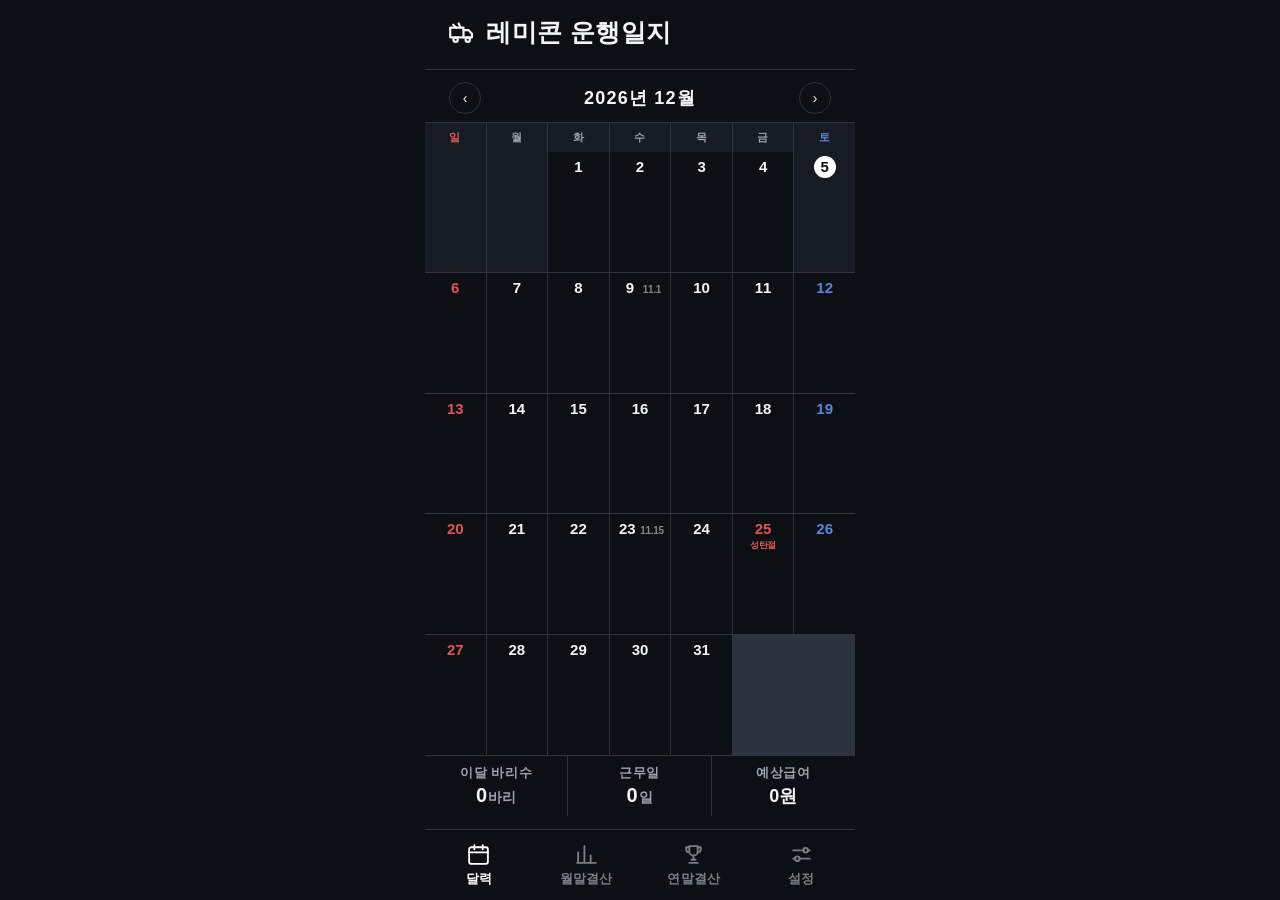
<file: index.html>
<!DOCTYPE html>
<html lang="ko">
<head>
<meta charset="UTF-8">
<meta name="viewport" content="width=device-width, initial-scale=1.0, minimum-scale=1.0, maximum-scale=1.0, user-scalable=no">
<meta name="apple-mobile-web-app-capable" content="yes">
<meta name="apple-mobile-web-app-status-bar-style" content="black-translucent">
<meta name="apple-mobile-web-app-title" content="운행일지">
<title>🚛 레미콘 운행일지</title>
<link rel="stylesheet" href="css/style.css?v=18">
<link rel="manifest" href="manifest.json">
</head>
<body>
<div class="app">
  <div id="ptr-indicator" class="ptr-indicator">
    <span class="ptr-icon">🔄</span>
    <span class="ptr-text">당겨서 새로고침</span>
  </div>
  <div class="hdr">
    <div>
      <div class="hdr-t"><svg class="hdr-ic" viewBox="0 0 24 24" fill="none" stroke="currentColor" stroke-width="1.8" stroke-linecap="round" stroke-linejoin="round"><path d="M1 8h11v8H1z"/><path d="M12 10h4l3 3v3h-7"/><circle cx="5.5" cy="18" r="1.8"/><circle cx="15.5" cy="18" r="1.8"/><path d="M3.5 5.5 6 8M8 4.5 9.5 8"/></svg>레미콘 운행일지</div>
      <div class="hdr-s" id="hS"></div>
    </div>
  </div>
  <div class="content" id="mc"></div>
  <nav class="nav">
    <button class="nb on" id="nbCalendar" onclick="go('calendar')"><span class="ni"><svg viewBox="0 0 24 24" fill="none" stroke="currentColor" stroke-width="1.8" stroke-linecap="round" stroke-linejoin="round"><rect x="3" y="5" width="18" height="16" rx="2"/><path d="M3 10h18M8 3v4M16 3v4"/></svg></span>달력</button>
    <button class="nb" id="nbStats" onclick="go('stats')"><span class="ni"><svg viewBox="0 0 24 24" fill="none" stroke="currentColor" stroke-width="1.8" stroke-linecap="round" stroke-linejoin="round"><path d="M4 20V10M10 20V4M16 20v-7M21 20H3"/></svg></span>월말결산</button>
    <button class="nb" id="nbAnnual" onclick="go('annual')"><span class="ni"><svg viewBox="0 0 24 24" fill="none" stroke="currentColor" stroke-width="1.8" stroke-linecap="round" stroke-linejoin="round"><path d="M8 4h8v5a4 4 0 0 1-8 0z"/><path d="M8 5H5v2a3 3 0 0 0 3 3M16 5h3v2a3 3 0 0 1-3 3M12 13v4M8 20h8M10 17h4"/></svg></span>연말결산</button>
    <button class="nb" id="nbConfig" onclick="go('config')"><span class="ni"><svg viewBox="0 0 24 24" fill="none" stroke="currentColor" stroke-width="1.8" stroke-linecap="round" stroke-linejoin="round"><path d="M4 8h10M18 8h2M4 16h2M10 16h10"/><circle cx="16" cy="8" r="2.2"/><circle cx="8" cy="16" r="2.2"/></svg></span>설정</button>
  </nav>
</div>
<script src="js/kcal.js?v=1"></script>
<script src="js/app.js?v=24"></script>
<script>
if('serviceWorker' in navigator) {
  navigator.serviceWorker.register('./sw.js').then(function(reg) {
    /* 새 버전을 다 받아두면 하단에 띠를 띄운다.
       controller 가 있다는 건 이미 쓰던 앱이 있다는 뜻 — 최초 설치는 제외된다.
       자동 새로고침은 하지 않는다 (기록 쓰던 중이면 입력이 날아간다) */
    reg.addEventListener('updatefound', function() {
      var sw = reg.installing;
      if (!sw) return;
      sw.addEventListener('statechange', function() {
        if (sw.state === 'installed' && navigator.serviceWorker.controller) {
          if (window.showUpdateBar) window.showUpdateBar();
        }
      });
    });
  }).catch(function(){});
}
</script>
</body>
</html>
</file>
<file: css/style.css>
/* ── 리셋 ── */
*{box-sizing:border-box;margin:0;padding:0}

/* ── D-DIN 폰트 (SpaceX 서체 대안: Inter) ── */
@import url('https://fonts.googleapis.com/css2?family=Inter:wght@400;700&display=swap');

/* ── 디자인 토큰 (SpaceX 팔레트) ── */
:root{
  /* Surface — 순수 블랙 대신 층이 보이는 다크 그레이 */
  --canvas-night:#0c0f14;
  --canvas-night-soft:#171c24;
  --canvas-light:#ffffff;
  --canvas-cool:#f4f5f7;

  /* Hairline */
  --hairline-dark:#2c333e;
  --hairline-light:#e3e6ea;

  /* Text */
  --on-primary:#f2f5f8;
  --on-primary-mute:#c3cad4;
  --ink:#000000;
  --ink-mute:#5a5a5f;

  /* Spacing */
  --sp-xxs:4px;
  --sp-xs:8px;
  --sp-sm:12px;
  --sp-md:16px;
  --sp-lg:18px;
  --sp-xl:24px;
  --sp-xxl:32px;
  --sp-huge:48px;

  /* Radius */
  --r-xs:4px;
  --r-sm:8px;
  --r-md:16px;
  --r-pill:32px;

  /* Theme alias — 기존 --th-* 참조 코드와 호환 */
  --th-primary:#0c0f14;
  --th-primary-dark:#171c24;
  --th-accent:#ffffff;
  --th-bg:#0c0f14;
  --th-bg2:#171c24;
  --th-border:#2c333e;
  --th-text:#f2f5f8;
  --th-muted:#9aa3b0;
  --th-nav-active:#ffffff;
  --th-btn-save:#ffffff;

  /* 달력 날짜 색 — 일요일·공휴일 / 토요일 / 음력·절기 / 등록 기념일 */
  --th-holiday:#e05555;
  --th-sat:#5588dd;
  --th-lunar:#7d8794;
  --th-event:#e8a33d;

  /* Badges - Dark Mode (Default) — 대비 강화 */
  --badge-fuel-bg: rgba(52, 211, 153, 0.22);
  --badge-fuel-text: #52e5ae;
  --badge-ot-bg: rgba(167, 139, 250, 0.24);
  --badge-ot-text: #c4b0fc;
  --badge-toll-bg: rgba(96, 165, 250, 0.24);
  --badge-toll-text: #8fc0ff;
  --badge-ww-bg: rgba(16, 185, 129, 0.24);
  --badge-ww-text: #4be3b0;
  --badge-ot2-bg: rgba(251, 146, 60, 0.24);
  --badge-ot2-text: #ffab5e;
  --badge-photo-bg: rgba(248, 113, 113, 0.24);
  --badge-photo-text: #ff9b9b;
  --badge-rem-bg: rgba(232, 163, 61, 0.24);
  --badge-rem-text: #f0b860;
}

/* ── 화이트 테마 (전체 팔레트 반전) ── */
html.theme-white{
  --th-primary:#ffffff;
  --th-primary-dark:#f4f5f7;
  --th-accent:#111418;
  --th-bg:#ffffff;
  --th-bg2:#f4f5f7;
  --th-border:#e0e3e8;
  --th-text:#111418;
  --th-muted:#667080;
  --th-nav-active:#111418;
  --th-btn-save:#111418;
  --on-primary:#111418;
  --on-primary-mute:#495261;
  --canvas-night:#ffffff;
  --canvas-night-soft:#f4f5f7;
  --hairline-dark:#e0e3e8;

  /* 달력 날짜 색 — 흰 배경에서 대비가 나오도록 어둡게 */
  --th-holiday:#d32f2f;
  --th-sat:#1a5fb4;
  --th-lunar:#8a94a3;
  --th-event:#b06000;

  /* Badges - Light Mode */
  --badge-fuel-bg: #e6f4ea;
  --badge-fuel-text: #137333;
  --badge-ot-bg: #f3e8fd;
  --badge-ot-text: #681da8;
  --badge-toll-bg: #e8f0fe;
  --badge-toll-text: #1a73e8;
  --badge-ww-bg: #e6f4ea;
  --badge-ww-text: #137333;
  --badge-ot2-bg: #fef7e0;
  --badge-ot2-text: #b06000;
  --badge-photo-bg: #fce8e6;
  --badge-photo-text: #c5221f;
  --badge-rem-bg: #fef7e0;
  --badge-rem-text: #b06000;
}

/* ── 폰트 기본 ── */
body{
  font-family:'Inter','Arial Narrow',Arial,sans-serif;
  overscroll-behavior:none;
  user-select:none;
  -webkit-user-select:none;
  touch-action:manipulation;
  background:var(--canvas-night);
  color:var(--on-primary);
}

/* ── 앱 레이아웃 ── */
.app{
  max-width:430px;
  margin:0 auto;
  display:flex;
  flex-direction:column;
  background:var(--canvas-night);
  color:var(--on-primary);
  min-height:100vh;
  min-height:100dvh;
  height:100vh;
  height:100dvh;
  position: relative;
  overflow: hidden;
}

/* ── 헤더 ── */
.hdr{
  background:transparent;
  color:var(--on-primary);
  padding:var(--sp-md) var(--sp-xl);
  padding-top:max(var(--sp-md),env(safe-area-inset-top));
  display:flex;
  align-items:center;
  position:sticky;
  top:0;
  z-index:10;
  border-bottom:1px solid var(--hairline-dark);
  background:var(--canvas-night);
}
.hdr-t{
  font-size:25px;
  font-weight:700;
  letter-spacing:0.5px;
  color:var(--on-primary);
}
.hdr-s{
  font-size:15px;
  color:var(--on-primary-mute);
  margin-top:4px;
  letter-spacing:0.5px;
}

/* ── 컨텐츠 영역 ── */
.content{
  flex:1;
  overflow-y:auto;
  padding-bottom:calc(88px + env(safe-area-inset-bottom));
  touch-action:pan-y;
}

/* ── 하단 네비게이션 ── */
.nav{
  position:fixed;
  bottom:0;
  left:50%;
  transform:translateX(-50%);
  width:100%;
  max-width:430px;
  background:var(--canvas-night);
  border-top:1px solid var(--hairline-dark);
  display:flex;
  z-index:10;
  padding-bottom:calc(env(safe-area-inset-bottom) + 6px);
  padding-top:4px;
}
.nb{
  flex:1;
  padding:8px 0 6px;
  background:none;
  border:none;
  cursor:pointer;
  display:flex;
  flex-direction:column;
  align-items:center;
  gap:3px;
  color:var(--th-muted);
  font-size:13px;
  font-weight:700;
  letter-spacing:0.2px;
  font-family:'Inter','Arial Narrow',Arial,sans-serif;
  opacity:.75;
}
.nb.on{color:var(--th-nav-active);opacity:1}
.ni{display:flex;align-items:center;justify-content:center}
.ni svg{width:25px;height:25px;display:block}
.hdr-t{display:flex;align-items:center;gap:8px}
.hdr-ic{width:29px;height:29px;flex-shrink:0}

/* ── 달력 ── */
.mnav{
  display:flex;
  align-items:center;
  justify-content:space-between;
  padding:var(--sp-sm) var(--sp-xl) var(--sp-xs);
}
.ml{
  font-size:18px;
  font-weight:700;
  letter-spacing:1.2px;
  text-transform:uppercase;
  color:var(--on-primary);
}
.ma{
  background:transparent;
  border:1px solid var(--hairline-dark);
  border-radius:var(--r-pill);
  width:32px;
  height:32px;
  cursor:pointer;
  color:var(--on-primary);
  font-size:14px;
  display:flex;
  align-items:center;
  justify-content:center;
}
.ma:active{background:rgba(255,255,255,.08)}

/* 캘린더 꽉차게 */
.content.cal-mode{display:flex;flex-direction:column;overflow:hidden;min-height:0;padding-bottom:calc(84px + env(safe-area-inset-bottom))}
.cal-page{flex:1;display:flex;flex-direction:column;min-height:0;overflow:hidden}
.cgrid{min-height:0}
.cc{min-height:0}
.cweek{display:grid;grid-template-columns:repeat(7,1fr);background:var(--hairline-dark);gap:1px;border-top:1px solid var(--hairline-dark)}
.cgrid{display:grid;grid-template-columns:repeat(7,1fr);gap:1px;background:var(--hairline-dark);flex:1;grid-auto-rows:1fr;overflow:hidden}
.ch{
  background:var(--canvas-night-soft);
  text-align:center;
  font-size:11px;
  font-weight:700;
  letter-spacing:0.8px;
  text-transform:uppercase;
  padding:7px 0;
  color:var(--th-muted);
}
.ch:first-child{color:var(--th-holiday)}.ch:last-child{color:var(--th-sat)}
.cc{
  background:var(--canvas-night);
  padding:4px 2px;
  cursor:pointer;
  display:flex;
  flex-direction:column;
  align-items:center;
  gap:1px;
  overflow:hidden;
}
.cc:active{opacity:.6}.cc.empty{background:var(--canvas-night-soft);cursor:default}
.cc.today{background:var(--canvas-night-soft)}
.cc.today .dn{
  background:var(--th-accent);
  color:var(--canvas-night)!important;
  border-radius:50%;
  width:22px;height:22px;
  display:flex;align-items:center;justify-content:center;
  font-weight:700;
}
.cc:nth-child(7n+1) .dn{color:var(--th-holiday)}.cc:nth-child(7n) .dn{color:var(--th-sat)}
.dn{font-size:15px;font-weight:700;line-height:22px;min-width:22px;text-align:center;letter-spacing:0}

/* ── 음력 · 공휴일 (반드시 위 nth-child 규칙 뒤에 둘 것 — 특정도가 같아 순서로 이긴다) ── */
.dtop{display:flex;align-items:baseline;justify-content:center;gap:2px;max-width:100%;flex-shrink:0}
/* 초하루·보름에만 나오므로 매일 찍을 때보다 조금 키웠다 */
.lun{font-size:10px;font-weight:700;line-height:1;color:var(--th-lunar);letter-spacing:-0.3px;flex-shrink:0}
.dsub{
  font-size:9px;font-weight:600;line-height:1.1;letter-spacing:-0.5px;
  max-width:100%;white-space:nowrap;overflow:hidden;text-overflow:ellipsis;flex-shrink:0;
  color:var(--th-lunar);
}
.dsub.holi{color:var(--th-holiday)}
.dsub.event{color:var(--th-event)}
.dsub.memo{color:var(--th-text)}
.cgrid .cc .dn.holi{color:var(--th-holiday)}
/* 오늘이 공휴일이면 흰 알약 대신 빨간 알약 */
.cc.today .dn.holi{background:var(--th-holiday);color:#fff!important}

/* 스와이프 애니메이션 */
@keyframes slideFromRight{from{opacity:0;transform:translateX(36px)}to{opacity:1;transform:translateX(0)}}
@keyframes slideFromLeft{from{opacity:0;transform:translateX(-36px)}to{opacity:1;transform:translateX(0)}}
.cal-page.anim-left{animation:slideFromRight .26s cubic-bezier(.22,.61,.36,1)}
.cal-page.anim-right{animation:slideFromLeft .26s cubic-bezier(.22,.61,.36,1)}

.cbadge{border-radius:var(--r-xs);font-size:11px;font-weight:700;min-width:24px;height:19px;padding:0 4px;display:flex;align-items:center;justify-content:center;letter-spacing:0.3px}
.cbadge-off{font-size:10px;border-radius:var(--r-xs);padding:2px 4px;height:17px;display:flex;align-items:center;font-weight:700}
.off-v{background:rgba(255,200,0,.15);color:#d4a800}.off-r{background:rgba(220,50,50,.15);color:#e05555}
.mini-row{display:flex;gap:3px;flex-wrap:wrap;justify-content:center;max-width:100%}
.mbadge{font-size:9px;font-weight:700;border-radius:4px;padding:2px 4px;line-height:1.4;display:inline-block}
.mbadge.fuel{background:var(--badge-fuel-bg);color:var(--badge-fuel-text)}
.mbadge.ot{background:var(--badge-ot-bg);color:var(--badge-ot-text)}
.mbadge.toll{background:var(--badge-toll-bg);color:var(--badge-toll-text)}
.mbadge.ww{background:var(--badge-ww-bg);color:var(--badge-ww-text)}
.mbadge.ot2{background:var(--badge-ot2-bg);color:var(--badge-ot2-text)}
.mbadge.photo{background:var(--badge-photo-bg);color:var(--badge-photo-text)}
.mbadge.rem{background:var(--badge-rem-bg);color:var(--badge-rem-text)}
.wbadge{background:rgba(5,150,105,.2);color:#34d399}.ot2badge{background:rgba(124,58,237,.2);color:#a78bfa}
.dots{display:flex;gap:2px;margin-top:1px}.dot{width:4px;height:4px;border-radius:50%}
.df{background:#34d399}.dp{background:#fbbf24}.dph{background:#f87171}.dt{background:#60a5fa}

/* 하단 요약 바 */
.sbar{display:grid;grid-template-columns:repeat(3,1fr);border-top:1px solid var(--hairline-dark);flex-shrink:0}
.si{padding:8px 4px;text-align:center;border-right:1px solid var(--hairline-dark)}.si:last-child{border-right:none}
.sl{font-size:13px;color:var(--th-muted);margin-bottom:2px;letter-spacing:0.6px;text-transform:uppercase;font-weight:700}
.sv{font-size:20px;font-weight:700;color:var(--on-primary);white-space:nowrap}.su{font-size:14px;color:var(--th-muted);margin-left:1px}
.legend{padding:6px 12px;display:flex;gap:6px;flex-wrap:wrap;border-bottom:1px solid var(--hairline-dark)}
.li{display:flex;align-items:center;gap:3px;font-size:9px;color:var(--th-muted);letter-spacing:0.3px}.lsw{width:12px;height:10px;border-radius:2px}

/* ── 섹션 헤더 ── */
.shdr,.sec{
  font-size:18px;
  font-weight:700;
  color:var(--th-accent);
  margin:20px 0 10px;
  padding:6px 0 6px var(--sp-xl);
  letter-spacing:0.5px;
  border-bottom:1px solid var(--hairline-dark);
}
.shdr:first-child,.sec:first-child{margin-top:0}

/* ── 기록 폼 ── */
.ef{padding:var(--sp-md) var(--sp-xl) var(--sp-xxl)}
.field{margin-bottom:12px}
.fl{
  font-size:13px;
  color:var(--th-muted);
  margin-bottom:6px;
  display:block;
  font-weight:700;
  letter-spacing:0.8px;
  text-transform:uppercase;
}
.field input,.field textarea,.field select{
  width:100%;
  padding:11px var(--sp-md);
  border:1px solid var(--hairline-dark);
  border-radius:var(--r-xs);
  font-size:17px;
  background:var(--canvas-night-soft);
  color:var(--on-primary);
  outline:none;
  -webkit-appearance:none;
  user-select:text;
  -webkit-user-select:text;
  font-family:'Inter','Arial Narrow',Arial,sans-serif;
}
.field input:focus,.field textarea:focus,.field select:focus{border-color:rgba(255,255,255,.5)}
.field textarea{resize:none;min-height:60px;font-size:16px}
/* 드롭다운도 입력칸과 같은 모양으로 (기본 브라우저 스타일이 테마와 어긋난다) */
.field select{
  font-size:16px;padding-right:26px;cursor:pointer;
  background-image:url("data:image/svg+xml;charset=utf8,%3Csvg xmlns='http://www.w3.org/2000/svg' viewBox='0 0 12 8'%3E%3Cpath d='M1 1l5 5 5-5' fill='none' stroke='%239aa3b0' stroke-width='1.6' stroke-linecap='round'/%3E%3C/svg%3E");
  background-repeat:no-repeat;background-position:right 9px center;background-size:11px;
}
.field select:disabled{opacity:.45;cursor:default}
.r2{display:grid;grid-template-columns:1fr 1fr;gap:9px}
.kmh{font-size:14px;color:var(--th-muted);margin-top:3px}

/* ── 토글 버튼 그룹 ── */
.btns{display:flex;gap:5px}
/* 설정 행(.srow) 안의 켜기/끄기 — 폭을 주지 않으면 동그랗게 찌그러진다 */
.btns.tgl{width:120px;flex-shrink:0}
.btns.tgl .btn{padding:8px 0;font-size:14px}
.btn{
  flex:1;
  padding:9px 4px;
  border:1px solid var(--hairline-dark);
  border-radius:var(--r-pill);
  background:transparent;
  font-size:14px;
  font-weight:700;
  letter-spacing:0.6px;
  text-transform:uppercase;
  cursor:pointer;
  color:var(--th-muted);
  text-align:center;
  font-family:'Inter','Arial Narrow',Arial,sans-serif;
}
.btn.on{background:transparent!important;color:var(--on-primary)!important;border-color:var(--on-primary)!important}
.btn.off-btn.on{color:#fbbf24!important;border-color:#fbbf24!important}
.btn.rep-btn.on{color:#f87171!important;border-color:#f87171!important}
.tbts{display:flex;gap:6px}
.tbt{
  flex:1;
  padding:9px 4px;
  border:1px solid var(--hairline-dark);
  border-radius:var(--r-pill);
  background:transparent;
  font-size:14px;
  font-weight:700;
  letter-spacing:0.6px;
  text-transform:uppercase;
  cursor:pointer;
  color:var(--th-muted);
  text-align:center;
  font-family:'Inter','Arial Narrow',Arial,sans-serif;
}
.tbt.on{background:transparent!important;color:#a78bfa!important;border-color:#a78bfa!important;font-weight:700}
.chint{font-size:15px;font-weight:700;margin-top:4px;letter-spacing:0.3px}

/* ── 카드 공통 ── */
.fuel-card,.km-card,.toll-card{
  background:var(--canvas-night-soft);
  border-radius:var(--r-sm);
  overflow:hidden;
  margin-top:8px;
  border:1px solid var(--hairline-dark);
}
.fuel-card-title,.km-card-title,.toll-card-title{
  background:transparent;
  color:var(--th-muted);
  font-size:12px;
  font-weight:700;
  padding:7px var(--sp-md);
  letter-spacing:1.17px;
  text-transform:uppercase;
  border-bottom:1px solid var(--hairline-dark);
}
.fcrow{display:flex;justify-content:space-between;align-items:center;padding:8px var(--sp-md);border-bottom:1px solid var(--hairline-dark)}
.fcrow:last-child{border-bottom:none}
.fck{font-size:14px;color:var(--th-muted);letter-spacing:0.3px}.fcv{font-size:16px;font-weight:700;color:var(--on-primary)}
.fcv.plus{color:#34d399}.fcv.minus{color:#f87171}.fcv.neutral{color:var(--on-primary)}.fcv.blue{color:#60a5fa}
.fuel-balance-big,.km-total-bar,.toll-total-bar{
  background:var(--canvas-night-soft);
  border-top:1px solid var(--hairline-dark);
  padding:10px var(--sp-md);
  display:flex;
  justify-content:space-between;
  align-items:center;
}
/* 날짜별 유류 내역 */
.fd-toggle{display:block;width:100%;background:transparent;border:none;border-top:1px solid var(--hairline-dark);color:var(--th-accent);font-size:14px;font-weight:600;padding:11px var(--sp-md);text-align:center;font-family:inherit}
.fd-list{border-top:1px dashed var(--hairline-dark)}
.fd-list.in-fb{margin-top:0;padding:4px 0}
.fdrow{display:flex;justify-content:space-between;align-items:center;gap:10px;padding:6px var(--sp-md);font-size:14px;color:var(--th-muted)}
.fd-list.in-fb .fdrow{padding-left:0;padding-right:0}
.fdrow.on{background:rgba(29,78,216,.08);font-weight:700}
.fd-day{white-space:nowrap}.fd-val{white-space:nowrap;text-align:right}
.fd-used{color:#f87171;font-weight:700}.fd-fuel{color:#34d399;font-weight:700}
.fbb-label,.km-total-label,.toll-total-label{font-size:12px;color:var(--th-muted);font-weight:700;letter-spacing:0.8px;text-transform:uppercase}
.fbb-val,.km-total-val,.toll-total-val{font-size:22px;font-weight:700;color:var(--on-primary)}
.toll-row{display:flex;justify-content:space-between;align-items:center;padding:7px var(--sp-md);border-bottom:1px solid var(--hairline-dark)}
.toll-row:last-child{border-bottom:none}
.toll-key{font-size:14px;color:var(--th-muted)}.toll-val{font-size:16px;font-weight:700;color:var(--on-primary)}

/* ── 업데이트 알림 팝업 · 내역 ──
   showToast 가 z-index:9999 라 그 아래인 9998 을 쓴다 */
.wn-bg{
  position:fixed;top:0;left:0;right:0;bottom:0;
  background:rgba(0,0,0,.6);
  z-index:9998;
  display:flex;align-items:center;justify-content:center;
  padding:24px;
  animation:wnIn .18s ease;
}
@keyframes wnIn{from{opacity:0}to{opacity:1}}
.wn{
  background:var(--th-bg2);
  border:1px solid var(--th-border);
  border-radius:14px;
  padding:20px;
  width:100%;max-width:340px;max-height:70vh;
  overflow-y:auto;
  box-shadow:0 12px 40px rgba(0,0,0,.45);
}
.wn-ver{font-size:13px;font-weight:700;color:var(--th-muted);letter-spacing:0.4px}
.wn-t{font-size:19px;font-weight:700;color:var(--on-primary);margin:4px 0 12px;line-height:1.4}
.wn-list{list-style:none;padding:0;margin:0}
.wn-list li{
  font-size:15px;line-height:1.6;color:var(--on-primary-mute);
  padding-left:14px;position:relative;margin-bottom:7px;
}
.wn-list li:before{content:'·';position:absolute;left:3px;color:var(--th-muted);font-weight:700}
.wn-btn{margin-top:16px;margin-bottom:0}
/* 설정탭 내역 목록 */
.cl-item{padding:12px 0;border-bottom:1px solid var(--hairline-dark)}
.cl-item:last-child{border-bottom:none;padding-bottom:2px}
.cl-t{font-size:16px;font-weight:700;color:var(--on-primary);margin:3px 0 8px;line-height:1.4}

/* ── 쓰다 만 기록 (저장 전 임시 보관) ──
   달력: 헤더 아래 줄의 이어쓰기 링크 + 해당 날짜 칸 테두리.
   기록 화면: 맨 위 안내 띠 + 버리기 버튼. 색은 기념일과 같은 --th-event(주황) */
.draft-link{cursor:pointer;color:var(--th-event);font-weight:700}
.cc.draft{box-shadow:inset 0 0 0 2px var(--th-event)}
.draft-note{
  display:flex;align-items:center;justify-content:space-between;gap:10px;
  margin:0 0 6px;padding:10px 12px;
  background:var(--canvas-night-soft);
  border:1px solid var(--th-event);border-radius:var(--r-sm);
}
.draft-note span{font-size:14px;font-weight:600;color:var(--on-primary);line-height:1.4}
.draft-note button{
  flex-shrink:0;
  background:transparent;color:var(--th-event);
  border:1px solid var(--th-event);border-radius:var(--r-pill);
  padding:7px 12px;font-size:14px;font-weight:700;cursor:pointer;
  font-family:inherit;
}

/* ── 새 버전 알림 띠 ── 하단 탭바 위에 둔다 (상단은 헤더·당겨서새로고침이 쓴다) */
.upbar{
  position:fixed;left:0;right:0;
  bottom:calc(84px + env(safe-area-inset-bottom));
  z-index:9998;
  display:flex;align-items:center;justify-content:space-between;gap:10px;
  margin:0 12px;padding:11px 14px;
  background:var(--th-bg2);
  border:1px solid var(--th-border);
  border-radius:var(--r-sm);
  box-shadow:0 6px 24px rgba(0,0,0,.4);
  animation:upIn .22s ease;
}
@keyframes upIn{from{opacity:0;transform:translateY(10px)}to{opacity:1;transform:translateY(0)}}
.upbar span{font-size:15px;font-weight:600;color:var(--on-primary)}
.upbar button{
  flex-shrink:0;
  background:var(--th-btn-save);color:var(--th-bg);
  border:none;border-radius:var(--r-pill);
  padding:8px 15px;font-size:14px;font-weight:700;cursor:pointer;
  font-family:inherit;
}

/* ── 항목 카드 ── */
.item-card{
  background:var(--canvas-night-soft);
  border-radius:var(--r-sm);
  padding:11px var(--sp-md);
  margin-bottom:8px;
  border:1px solid var(--hairline-dark);
}
.item-hdr{display:flex;align-items:center;justify-content:space-between;margin-bottom:10px}
.item-title{font-size:12px;font-weight:700;color:var(--th-muted);letter-spacing:0.8px;text-transform:uppercase}
.item-rm{
  background:transparent;
  border:1px solid var(--hairline-dark);
  border-radius:var(--r-pill);
  color:var(--th-muted);
  cursor:pointer;
  font-size:12px;
  font-weight:700;
  letter-spacing:0.5px;
  text-transform:uppercase;
  padding:3px 10px;
}
.item-fields{display:flex;flex-direction:column;gap:9px}.item-fields .field{margin:0}
.add-btn{
  width:100%;
  padding:10px;
  border:1px dashed var(--hairline-dark);
  border-radius:var(--r-pill);
  background:transparent;
  color:var(--th-muted);
  font-size:14px;
  font-weight:700;
  letter-spacing:0.6px;
  text-transform:uppercase;
  cursor:pointer;
  margin-top:4px;
  font-family:'Inter','Arial Narrow',Arial,sans-serif;
}

/* ── 사진 ── */
.photo-btns{display:flex;gap:8px;width:100%}
.photo-btn{
  flex:1;
  padding:10px 6px;
  border:1px solid var(--hairline-dark);
  border-radius:var(--r-sm);
  background:var(--canvas-night-soft);
  font-size:11px;
  font-weight:700;
  letter-spacing:0.5px;
  text-transform:uppercase;
  cursor:pointer;
  color:var(--th-muted);
  text-align:center;
  position:relative;
  overflow:hidden;
}
.photo-btn input[type=file]{position:absolute;inset:0;opacity:0;cursor:pointer;width:100%;height:100%}
.pdel{position:absolute;top:6px;right:6px;background:rgba(0,0,0,.7);color:#fff;border:1px solid var(--hairline-dark);border-radius:50%;width:28px;height:28px;font-size:14px;cursor:pointer;z-index:2}
/* 사진 확대 오버레이 — .wn-bg 위에 얹는다. 원본 크기로 두고 쓸어서 본다
   (blob URL 로 화면을 이동시키면 iOS 에서 죽은 히스토리가 남는다 — app.js phZoom 주석) */
.ph-bg{padding:0;overflow:auto;-webkit-overflow-scrolling:touch;display:block}
.ph-bg img{max-width:none;display:block}

/* ── 저장/삭제 버튼 ── */
.bsave{
  width:100%;
  padding:14px;
  background:transparent;
  color:var(--th-btn-save);
  border:1px solid var(--th-btn-save);
  border-radius:var(--r-pill);
  font-size:15px;
  font-weight:700;
  letter-spacing:1.17px;
  text-transform:uppercase;
  cursor:pointer;
  margin-top:8px;
  font-family:'Inter','Arial Narrow',Arial,sans-serif;
}
.bsave:active{background:rgba(255,255,255,.08)}
.bdel{
  width:100%;
  padding:11px;
  background:transparent;
  color:#f87171;
  border:1px solid #f87171;
  border-radius:var(--r-pill);
  font-size:14px;
  font-weight:700;
  letter-spacing:0.8px;
  text-transform:uppercase;
  cursor:pointer;
  margin-top:7px;
  font-family:'Inter','Arial Narrow',Arial,sans-serif;
}

/* ── 통계/결산 ── */
.sp{padding:var(--sp-md) var(--sp-xl) var(--sp-xxl)}
.mgrid{display:grid;grid-template-columns:1fr 1fr;gap:7px}
.mc{
  background:var(--canvas-night-soft);
  border-radius:var(--r-sm);
  padding:12px var(--sp-md);
  border:1px solid var(--hairline-dark);
}
.mc.full{grid-column:1/-1}.mc.dk{background:var(--canvas-night-soft);border-color:rgba(255,255,255,.15)}
.mk{
  font-size:12px;
  color:var(--th-muted);
  margin-bottom:4px;
  letter-spacing:0.8px;
  text-transform:uppercase;
  font-weight:700;
}
.mc.dk .mk{color:var(--th-muted)}
.mv{font-size:25px;font-weight:700;color:var(--on-primary)}.mu{font-size:14px;font-weight:400;margin-left:2px;opacity:0.6}
.mc.dk .mv{color:var(--on-primary)}
.fb{
  background:var(--canvas-night-soft);
  border-radius:var(--r-sm);
  padding:3px var(--sp-md);
  margin-bottom:10px;
  border:1px solid var(--hairline-dark);
}
.fr{display:flex;justify-content:space-between;align-items:center;padding:8px 0;border-bottom:1px solid var(--hairline-dark)}.fr:last-child{border-bottom:none}
.fk{font-size:14px;color:var(--th-muted)}.fv{font-size:16px;font-weight:700;color:var(--on-primary)}
.ot2i{
  background:var(--canvas-night-soft);
  border-radius:var(--r-sm);
  padding:9px var(--sp-md);
  margin-bottom:6px;
  border:1px solid var(--hairline-dark);
  border-left:2px solid #a78bfa;
}
.ot2i.mo{border-left-color:#f87171}
.ot2d{font-size:13px;color:var(--th-muted);margin-bottom:3px;letter-spacing:0.3px;text-transform:uppercase;font-weight:700}
.ot2n{font-size:16px;font-weight:700;display:flex;align-items:center;flex-wrap:wrap;gap:5px;color:var(--on-primary)}
.ot2tp{font-size:12px;font-weight:700;padding:2px 7px;border-radius:var(--r-pill);letter-spacing:0.5px;text-transform:uppercase}
.tc{background:rgba(167,139,250,.15);color:#a78bfa;border:1px solid rgba(167,139,250,.3)}.tm{background:rgba(248,113,113,.15);color:#f87171;border:1px solid rgba(248,113,113,.3)}
.wwi{
  background:var(--canvas-night-soft);
  border-radius:var(--r-sm);
  padding:9px var(--sp-md);
  margin-bottom:6px;
  border:1px solid var(--hairline-dark);
  border-left:2px solid #34d399;
}
.emsg{
  text-align:center;
  color:var(--th-muted);
  font-size:15px;
  font-weight:700;
  letter-spacing:0.6px;
  text-transform:uppercase;
  padding:18px;
  background:var(--canvas-night-soft);
  border-radius:var(--r-sm);
  border:1px solid var(--hairline-dark);
}

/* ── 설정 ── */
.cfg-page{padding:var(--sp-md) var(--sp-xl) var(--sp-xxl)}
.cfg-sec{
  font-size:18px;
  font-weight:700;
  color:var(--th-accent);
  letter-spacing:0.5px;
  margin:20px 0 8px;
  border-bottom:1px solid var(--hairline-dark);
  padding-bottom:5px;
}
.cfg-sec:first-child{margin-top:0}
.sblk{background:var(--canvas-night-soft);border-radius:var(--r-sm);overflow:hidden;margin-bottom:12px;border:1px solid var(--hairline-dark)}
.srow{display:flex;align-items:center;justify-content:space-between;padding:12px var(--sp-md);border-bottom:1px solid var(--hairline-dark)}.srow:last-child{border-bottom:none}
.slbl{font-size:16px;color:var(--on-primary);font-weight:500}
.slbl-sub{font-size:13px;color:var(--th-muted);display:block;margin-top:1px;letter-spacing:0.3px}
.sinp{
  width:110px;
  padding:7px 10px;
  border:1px solid var(--hairline-dark);
  border-radius:var(--r-xs);
  font-size:17px;
  text-align:right;
  background:var(--canvas-night);
  color:var(--on-primary);
  user-select:text;
  -webkit-user-select:text;
  font-family:'Inter','Arial Narrow',Arial,sans-serif;
}
.backup-btn{
  width:100%;
  padding:13px;
  border:1px solid var(--hairline-dark);
  border-radius:var(--r-pill);
  font-size:14px;
  font-weight:700;
  letter-spacing:0.8px;
  text-transform:uppercase;
  cursor:pointer;
  margin-bottom:8px;
  display:flex;
  align-items:center;
  justify-content:center;
  gap:8px;
  background:transparent;
  color:var(--on-primary);
  font-family:'Inter','Arial Narrow',Arial,sans-serif;
}
.backup-btn.dl{background:transparent;color:var(--on-primary);border-color:var(--on-primary)}
.backup-btn.ul{background:transparent;color:var(--on-primary-mute);border-color:var(--hairline-dark)}
.backup-btn.danger{background:transparent;color:#f87171;border-color:#f87171}

/* ── 테마 선택 (단일 팔레트로 단순화) ── */
.theme-grid{display:grid;grid-template-columns:repeat(2,1fr);gap:16px;padding:4px 0 8px}
.theme-item{display:flex;flex-direction:column;align-items:center;gap:5px;cursor:pointer}
.theme-circle{
  width:52px;
  height:52px;
  border-radius:50%;
  border:2px solid var(--hairline-dark);
  transition:transform .15s;
}
.theme-item.selected .theme-circle{border-color:var(--on-primary);transform:scale(1.1)}
.theme-name{font-size:11px;color:var(--th-muted);text-align:center;font-weight:700;letter-spacing:0.5px;text-transform:uppercase}

/* ── 당겨서 새로고침 (Pull to Refresh) ── */
.ptr-indicator {
  position: absolute;
  top: -60px;
  left: 0;
  width: 100%;
  height: 60px;
  display: flex;
  align-items: center;
  justify-content: center;
  gap: 8px;
  font-size: 16px;
  font-weight: bold;
  color: var(--th-muted);
  background: var(--canvas-night-soft);
  transition: transform 0.15s ease, opacity 0.15s ease;
  z-index: 100;
  pointer-events: none;
  opacity: 0;
  border-bottom: 1px solid var(--hairline-dark);
}
.ptr-indicator.active {
  color: var(--th-accent);
}
.ptr-indicator.loading .ptr-icon {
  animation: ptr-spin 1s linear infinite;
}
@keyframes ptr-spin {
  from { transform: rotate(0deg); }
  to { transform: rotate(360deg); }
}

/* ── 한 줄 맞춤 ──
   값이 길어도 줄바꿈 대신 한 줄을 유지한다.
   폭이 모자라면 app.js의 fit1()이 그 값만 폰트를 줄인다. */
.hdr .hdr-t{white-space:nowrap}
.hdr > div{min-width:0;flex:1}

.fr,.fcrow,.toll-row{gap:10px}
.fk,.fck,.toll-key{flex:0 0 auto;white-space:nowrap}
.fv,.fcv,.toll-val{flex:1 1 auto;min-width:0;white-space:nowrap;text-align:right}

.mv{white-space:nowrap}
.fbb-val,.km-total-val,.toll-total-val{white-space:nowrap}
.fbb-label,.km-total-label,.toll-total-label{flex:0 0 auto;white-space:nowrap}

.srow{gap:10px}
.srow > div:first-child{min-width:0}

/* ── 날짜 알림 ── 기록 화면 맨 위 · 설정탭 목록. 색은 기념일과 같은 --th-event(주황) */
.rem-item{
  display:flex;align-items:center;justify-content:space-between;gap:10px;
  padding:9px 12px;margin-bottom:6px;
  background:var(--canvas-night-soft);
  border:1px solid var(--hairline-dark);border-left:3px solid var(--th-event);
  border-radius:var(--r-sm);
}
.rem-t{font-size:16px;font-weight:600;color:var(--on-primary);line-height:1.4;word-break:break-all}
.rem-d{color:var(--th-event);font-weight:700;cursor:pointer;margin-right:4px}
.field.rem-add{display:flex;gap:6px;margin-bottom:0}
.rem-add input{flex:1;min-width:0}
.rem-add button{
  flex-shrink:0;
  background:var(--th-btn-save);color:var(--th-bg);
  border:none;border-radius:var(--r-pill);
  padding:0 16px;font-size:15px;font-weight:700;cursor:pointer;
  font-family:inherit;
}
.rem-hint{font-size:14px;color:var(--th-muted);margin:6px 0 2px}
.rem-past{color:var(--th-event);font-weight:700}
.rem-rep{display:block;font-size:13px;font-weight:700;color:var(--th-event);margin-top:2px}
.rem-reps{margin:8px 0 0}
</file>
